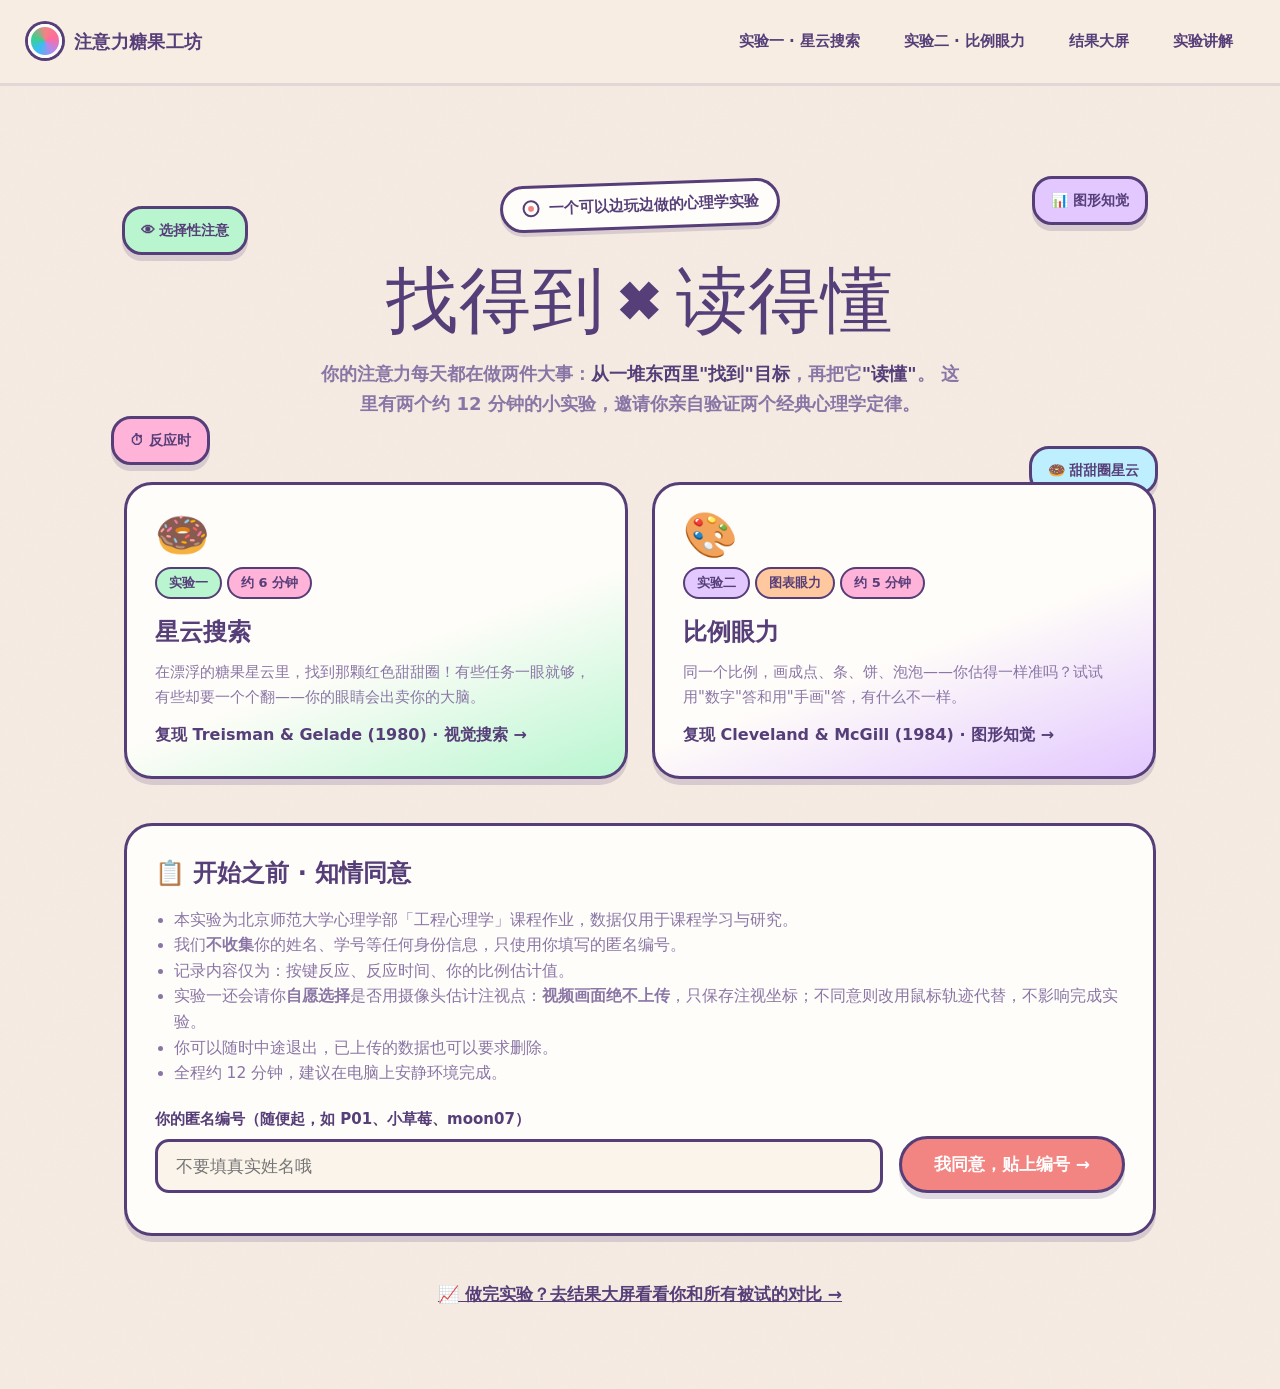
<file: index.html>
<!DOCTYPE html>
<html lang="zh-CN">
<head>
<meta charset="UTF-8">
<meta name="viewport" content="width=device-width, initial-scale=1.0">
<title>注意力糖果工坊 · 找得到 × 读得懂</title>
<link rel="stylesheet" href="css/style.css">
</head>
<body>

<div class="wrap" style="position:relative">

  <!-- 漂浮贴纸徽章 -->
  <div class="float-badge" style="--rot:-6deg; top:120px; left:2%; background:var(--mint); animation-delay:.2s">👁 选择性注意</div>
  <div class="float-badge" style="--rot:4deg; top:90px; right:3%; background:var(--lavender); animation-delay:1.1s">📊 图形知觉</div>
  <div class="float-badge" style="--rot:3deg; top:330px; left:1%; background:var(--pink); animation-delay:.7s">⏱ 反应时</div>
  <div class="float-badge" style="--rot:-4deg; top:360px; right:2%; background:var(--aqua); animation-delay:1.6s">🍩 甜甜圈星云</div>

  <!-- Hero -->
  <section style="text-align:center; padding:56px 0 20px; position:relative; z-index:2">
    <div class="sticker" style="margin-bottom:22px">
      <svg viewBox="0 0 24 24" fill="none" stroke="#563E79" stroke-width="2.4" stroke-linecap="round"><circle cx="12" cy="12" r="9"/><circle cx="12" cy="12" r="3.5" fill="#F28482" stroke="none"/></svg>
      一个可以边玩边做的心理学实验
    </div>
    <h1 class="k-title" id="hero-title" style="font-size:clamp(38px,6.5vw,72px)">找得到 × 读得懂</h1>
    <p style="max-width:640px; margin:22px auto 0; font-size:18px; color:var(--ink-soft); font-weight:600">
      你的注意力每天都在做两件大事：<b style="color:var(--ink)">从一堆东西里"找到"目标</b>，再把它<b style="color:var(--ink)">"读懂"</b>。
      这里有两个约 12 分钟的小实验，邀请你亲自验证两个经典心理学定律。
    </p>
  </section>

  <!-- 两个实验入口卡 -->
  <section style="display:grid; grid-template-columns:repeat(auto-fit,minmax(300px,1fr)); gap:24px; margin-top:44px; position:relative; z-index:2">

    <a href="exp1.html" class="card" style="text-decoration:none; background:linear-gradient(160deg,var(--card) 55%,var(--mint)); transition:transform .25s var(--spring)" onmouseover="this.style.transform='translateY(-6px) rotate(-1deg)'" onmouseout="this.style.transform=''">
      <div style="font-size:44px; line-height:1">🍩</div>
      <div style="margin-top:10px"><span class="tag">实验一</span> <span class="tag tag-pink">约 6 分钟</span></div>
      <h2 style="font-size:24px; margin:14px 0 8px">星云搜索</h2>
      <p style="color:var(--ink-soft); font-size:15px">在漂浮的糖果星云里，找到那颗红色甜甜圈！有些任务一眼就够，有些却要一个个翻——你的眼睛会出卖你的大脑。</p>
      <p style="margin-top:12px; font-weight:900">复现 Treisman &amp; Gelade (1980) · 视觉搜索 →</p>
    </a>

    <a href="exp2.html" class="card" style="text-decoration:none; background:linear-gradient(160deg,var(--card) 55%,var(--lavender)); transition:transform .25s var(--spring)" onmouseover="this.style.transform='translateY(-6px) rotate(1deg)'" onmouseout="this.style.transform=''">
      <div style="font-size:44px; line-height:1">🎨</div>
      <div style="margin-top:10px"><span class="tag tag-lav">实验二</span> <span class="tag tag-peach">图表眼力</span> <span class="tag tag-pink">约 5 分钟</span></div>
      <h2 style="font-size:24px; margin:14px 0 8px">比例眼力</h2>
      <p style="color:var(--ink-soft); font-size:15px">同一个比例，画成点、条、饼、泡泡——你估得一样准吗？试试用"数字"答和用"手画"答，有什么不一样。</p>
      <p style="margin-top:12px; font-weight:900">复现 Cleveland &amp; McGill (1984) · 图形知觉 →</p>
    </a>
  </section>

  <!-- 知情同意 + 被试编号 -->
  <section class="card" id="start-card" style="margin-top:44px; position:relative; z-index:2; border-color:var(--ink)">
    <h2 style="font-size:24px; margin-bottom:14px">📋 开始之前 · 知情同意</h2>
    <ul style="margin-left:1.2em; color:var(--ink-soft); font-size:15.5px">
      <li>本实验为北京师范大学心理学部「工程心理学」课程作业，数据仅用于课程学习与研究。</li>
      <li>我们<b>不收集</b>你的姓名、学号等任何身份信息，只使用你填写的匿名编号。</li>
      <li>记录内容仅为：按键反应、反应时间、你的比例估计值。</li>
      <li>实验一还会请你<b>自愿选择</b>是否用摄像头估计注视点：<b>视频画面绝不上传</b>，只保存注视坐标；不同意则改用鼠标轨迹代替，不影响完成实验。</li>
      <li>你可以随时中途退出，已上传的数据也可以要求删除。</li>
      <li>全程约 12 分钟，建议在电脑上安静环境完成。</li>
    </ul>
    <div style="display:flex; gap:16px; align-items:flex-end; flex-wrap:wrap; margin-top:20px">
      <div class="field" style="flex:1; min-width:220px">
        <label for="pid-input">你的匿名编号（随便起，如 P01、小草莓、moon07）</label>
        <input type="text" id="pid-input" maxlength="20" placeholder="不要填真实姓名哦" autocomplete="off">
      </div>
      <button class="btn btn-coral" id="btn-agree">我同意，贴上编号 →</button>
    </div>
    <p id="pid-hint" style="margin-top:12px; font-size:14px; color:var(--ink-soft)"></p>
  </section>

  <!-- 结果入口 -->
  <p style="margin-top:44px; text-align:center; position:relative; z-index:2">
    <a href="results.html" style="font-weight:900; font-size:17px">📈 做完实验？去结果大屏看看你和所有被试的对比 →</a>
  </p>
</div>

<script src="js/common.js"></script>
<script>
  Lab.renderNav('');
  Lab.kineticTitle(document.getElementById('hero-title'));

  const pidInput = document.getElementById('pid-input');
  const hint = document.getElementById('pid-hint');
  const old = Lab.getParticipant();
  if (old) {
    pidInput.value = old;
    hint.textContent = '欢迎回来！你当前的编号是「' + old + '」，可以直接去上方实验，或换个编号重新贴。';
  }
  // 从实验页被踢回来的提示
  if (new URLSearchParams(location.search).get('need')) {
    hint.textContent = '👇 先在这里写一个匿名编号，实验大门才会打开～';
    pidInput.focus();
    document.getElementById('start-card').scrollIntoView({ behavior: 'smooth', block: 'center' });
  }
  document.getElementById('btn-agree').addEventListener('click', () => {
    const v = pidInput.value.trim();
    if (!v) { Lab.toast('先给自己起一个匿名编号吧', 'warn'); pidInput.focus(); return; }
    if (/[，。；、]/.test(v)) { Lab.toast('编号里不要有标点符号哦', 'warn'); return; }
    Lab.setParticipant(v);
    Lab.confetti(60);
    Lab.toast('贴好啦，被试「' + v + '」！选一个实验开始吧', 'ok', 3200);
    hint.textContent = '✅ 编号已生效：' + v + '。点击上方任意实验卡即可开始。';
  });
  pidInput.addEventListener('keydown', e => { if (e.key === 'Enter') document.getElementById('btn-agree').click(); });
</script>
</body>
</html>
</file>
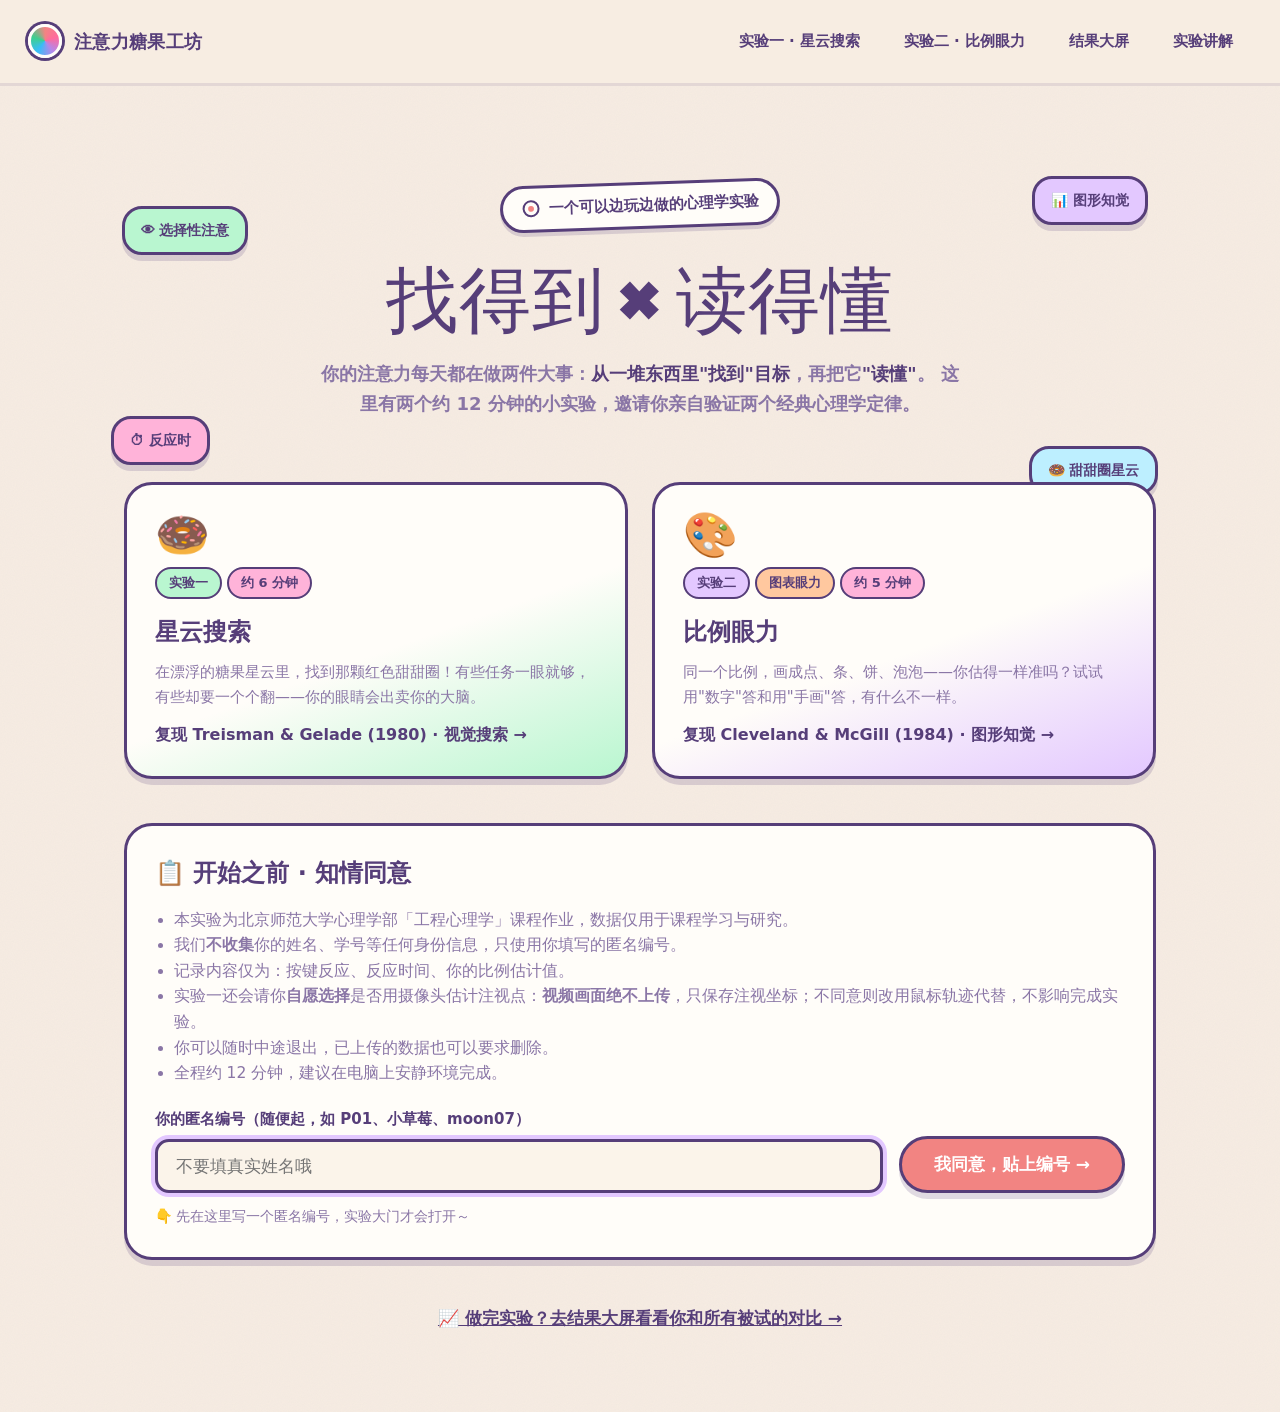
<file: exp1.html>
<!DOCTYPE html>
<html lang="zh-CN">
<head>
<meta charset="UTF-8">
<meta name="viewport" content="width=device-width, initial-scale=1.0">
<title>实验一 · 星云搜索 | 注意力糖果工坊</title>
<link rel="stylesheet" href="css/style.css">
<style>
  #stage { height: min(72vh, 640px); min-height: 420px; position: relative; }
  #stage canvas { display: block; border-radius: 0 0 var(--r-lg) var(--r-lg); }
  /* 持久的"目标提示"徽章（仅提示轮显示），里面是真实目标照片 */
  #cue-badge {
    position: absolute; top: 14px; left: 50%; transform: translateX(-50%);
    z-index: 10; display: none; align-items: center; gap: 10px;
    background: var(--coral); border: 3px solid var(--ink); border-radius: 999px;
    padding: 4px 18px 4px 6px; font-weight: 900; font-size: 14px;
    box-shadow: var(--shadow-pop);
  }
  #cue-badge img {
    width: 42px; height: 42px; border-radius: 50%;
    background: #fff; border: 2.5px solid var(--ink);
  }
  /* 摄像头小窗：固定在右下角，不遮挡舞台（webgazer 会写内联样式，用 !important 压住） */
  #webgazerVideoFeed {
    position: fixed !important;
    pointer-events: none !important; left: auto !important; top: auto !important;
    right: 14px !important; bottom: 14px !important;
    width: 148px !important; height: auto !important; z-index: 60 !important;
    border: 3px solid var(--ink); border-radius: 14px;
    box-shadow: 4px 4px 0 rgba(86,62,121,.25);
  }
  /* 注视点 */
  #fixation {
    position: absolute; inset: 0; display: none; align-items: center; justify-content: center;
    z-index: 5; font-family: var(--font-disp); font-size: 54px; color: var(--ink);
    pointer-events: none;
  }
  /* 底部作答按钮（给没有键盘的人） */
  .answer-pad { display: flex; gap: 18px; justify-content: center; margin-top: 18px; }
  .answer-pad .btn { min-width: 200px; }
  @media (max-width: 700px) { .answer-pad .btn { min-width: 0; flex: 1; } }
</style>
</head>
<body>

<div class="wrap">
  <div style="display:flex; align-items:center; justify-content:space-between; flex-wrap:wrap; gap:12px; margin-bottom:16px">
    <h1 class="k-title" id="page-title" style="font-size:clamp(26px,4vw,40px)">实验一 · 星云搜索</h1>
    <span class="sticker" style="transform:rotate(2deg)">🍩 找到红色甜甜圈</span>
  </div>

  <div class="progress-track" style="margin-bottom:18px"><div class="progress-fill" id="progress" style="width:0%"></div></div>

  <div class="stage-shell">
    <div id="stage"></div>
    <div class="stage-hud">
      <span class="hud-pill" id="hud-trial">准备中…</span>
      <span class="hud-pill" id="hud-block">—</span>
    </div>
    <div id="cue-badge"></div>
    <div id="fixation">＋</div>
    <div class="feedback-flash" id="feedback"><div class="fb-card">
      <div class="fb-icon"></div><div class="fb-title"></div><div class="fb-sub"></div>
    </div></div>

    <!-- 覆盖层：指导语 / 休息 / 结束，由 JS 填充 -->
    <div class="overlay" id="overlay"><div class="card" id="overlay-card"></div></div>
  </div>

  <div class="answer-pad">
    <button class="btn btn-mint" id="btn-yes"><kbd>F</kbd> 有甜甜圈</button>
    <button class="btn btn-pink" id="btn-no"><kbd>J</kbd> 没有</button>
  </div>
  <p style="text-align:center; color:var(--ink-soft); font-size:14px; margin-top:10px">键盘党按 F / J，手机或平板点上面两个按钮</p>
</div>

<script src="vendor/three.min.js"></script>
<script src="js/common.js"></script>
<script src="js/gaze.js"></script>
<script src="js/exp1.js"></script>
</body>
</html>
</file>
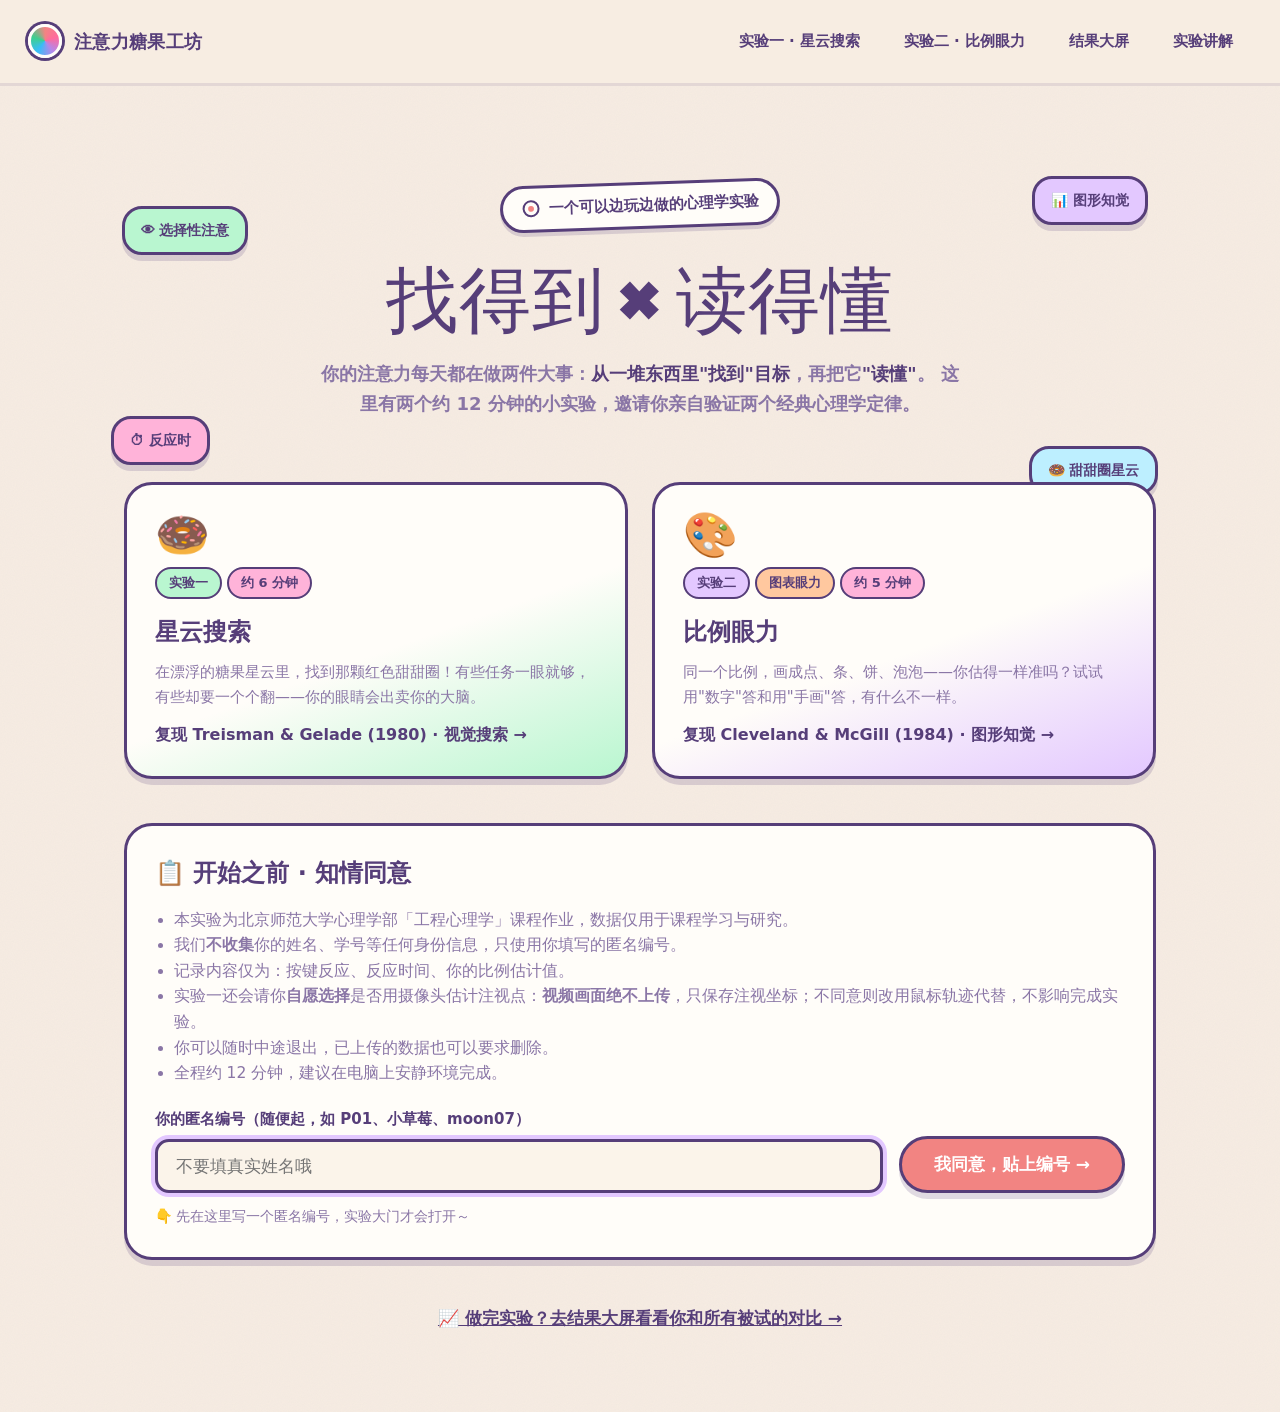
<file: exp2.html>
<!DOCTYPE html>
<html lang="zh-CN">
<head>
<meta charset="UTF-8">
<meta name="viewport" content="width=device-width, initial-scale=1.0">
<title>实验二 · 比例眼力 | 注意力糖果工坊</title>
<link rel="stylesheet" href="css/style.css">
<style>
  #stage2 { position: relative; background: var(--card); }
  #cv { display: block; width: 100%; height: min(62vh, 560px); min-height: 420px; touch-action: none; border-radius: 0 0 var(--r-lg) var(--r-lg); }
  /* 数字作答条 */
  #num-panel {
    display: none; align-items: center; gap: 16px; justify-content: center;
    padding: 16px 24px; border-top: 3px dashed rgba(86,62,121,.2); flex-wrap: wrap;
  }
  #graphic-panel {
    display: none; align-items: center; gap: 22px; justify-content: center;
    padding: 16px 24px; border-top: 3px dashed rgba(86,62,121,.2); flex-wrap: wrap;
    background: linear-gradient(90deg, rgba(185,246,208,.35), rgba(189,239,255,.35));
  }
  #num-panel input[type=range] { width: min(420px, 60vw); accent-color: var(--pink-deep); height: 34px; }
  #num-val {
    font-family: var(--font-disp); font-size: 30px; min-width: 96px; text-align: center;
    background: var(--pink); border: 3px solid var(--ink); border-radius: var(--r-sm); padding: 2px 10px;
  }
</style>
</head>
<body>

<div class="wrap">
  <div style="display:flex; align-items:center; justify-content:space-between; flex-wrap:wrap; gap:12px; margin-bottom:16px">
    <h1 class="k-title" id="page-title" style="font-size:clamp(26px,4vw,40px)">实验二 · 比例眼力</h1>
    <span class="sticker" style="transform:rotate(-2deg)">🎨 B 是 A 的百分之几？</span>
  </div>

  <div class="progress-track" style="margin-bottom:18px"><div class="progress-fill" id="progress" style="width:0%"></div></div>

  <div class="stage-shell">
    <div id="stage2">
      <canvas id="cv"></canvas>
      <div class="stage-hud">
        <span class="hud-pill" id="hud-trial">准备中…</span>
        <span class="hud-pill" id="hud-mode">—</span>
      </div>
      <div class="feedback-flash" id="feedback"><div class="fb-card">
        <div class="fb-icon"></div><div class="fb-title"></div><div class="fb-sub"></div>
      </div></div>
      <div class="overlay" id="overlay"><div class="card" id="overlay-card"></div></div>
    </div>
    <div id="num-panel">
      <span style="font-weight:900">拖动滑块估计：</span>
      <input type="range" id="num-slider" min="0" max="100" value="50" step="1">
      <span id="num-val">50%</span>
      <button class="btn btn-pink btn-sm" id="btn-confirm">确认答案</button>
    </div>
    <div id="graphic-panel">
      <span style="font-weight:900">🖐 拖动上方绿色图形，调成你的答案</span>
      <button class="btn btn-mint" id="btn-confirm-graphic">✔ 就是这个比例</button>
    </div>
  </div>

  <p style="text-align:center; color:var(--ink-soft); font-size:14px; margin-top:12px" id="mode-hint"></p>
</div>

<script src="js/common.js"></script>
<script src="js/exp2.js"></script>
</body>
</html>
</file>
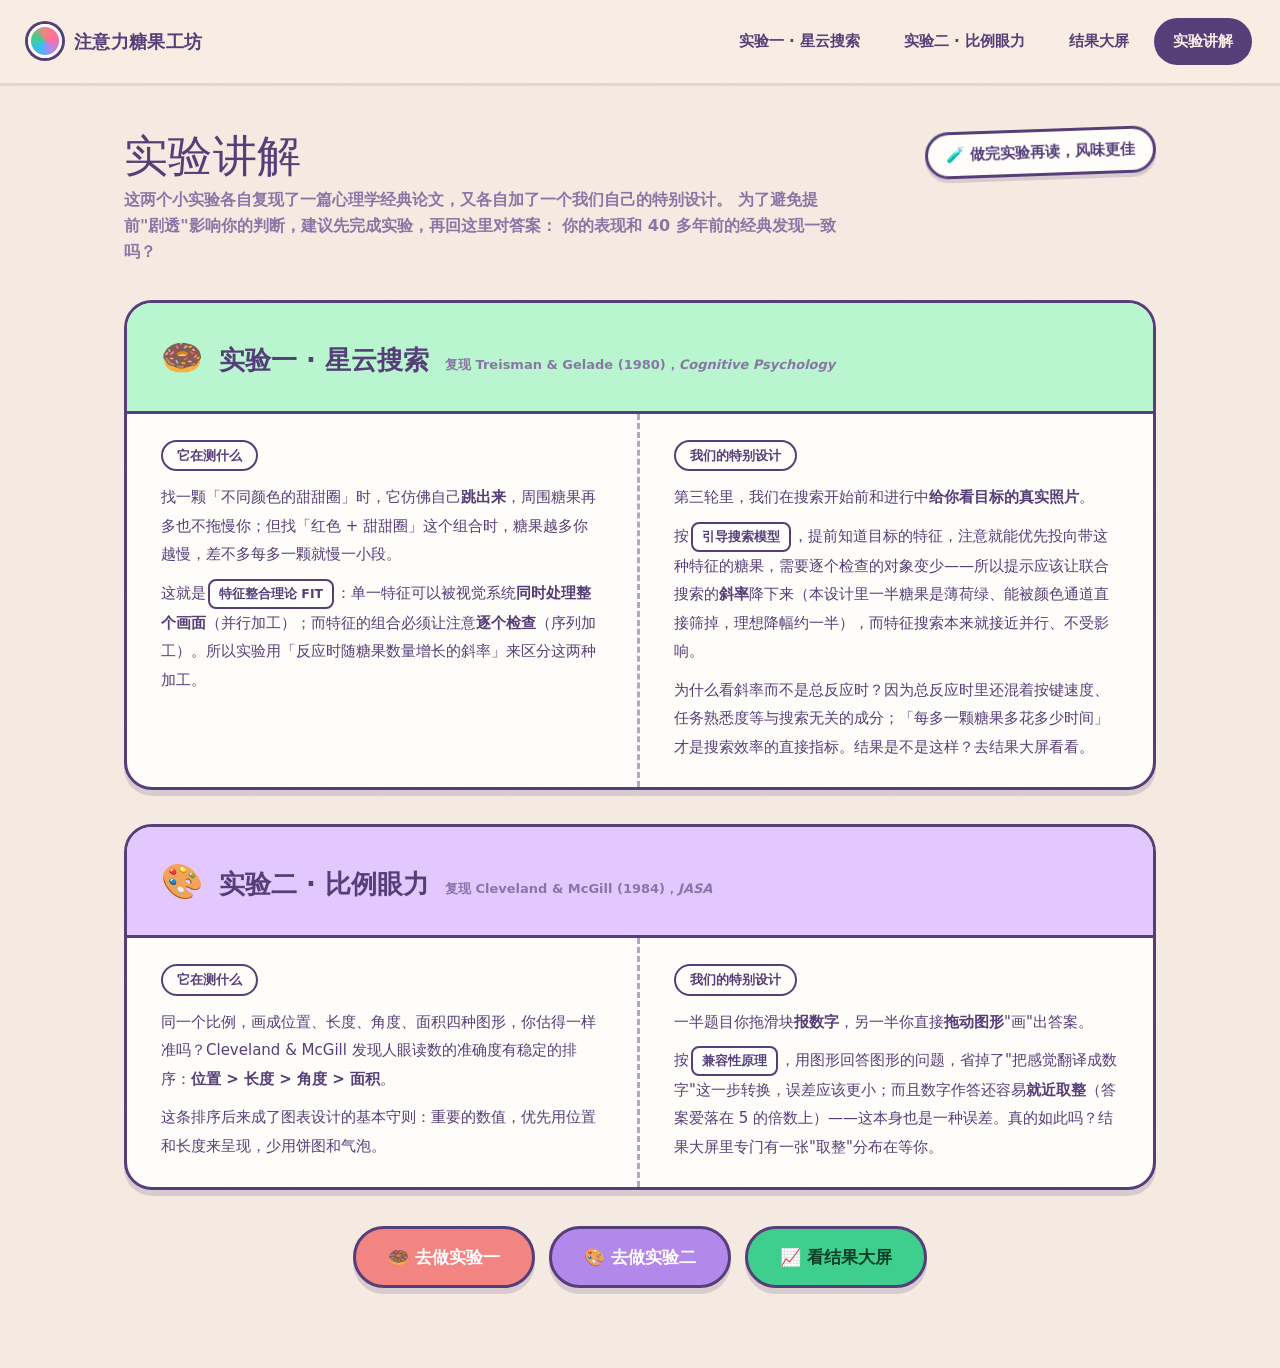
<file: learn.html>
<!DOCTYPE html>
<html lang="zh-CN">
<head>
<meta charset="UTF-8">
<meta name="viewport" content="width=device-width, initial-scale=1.0">
<title>实验讲解 · 注意力糖果工坊</title>
<link rel="stylesheet" href="css/style.css">
<style>
  .exp-section {
    border: 3px solid var(--ink); border-radius: var(--r-lg);
    overflow: hidden; margin-top: 34px; box-shadow: var(--shadow-pop);
    background: var(--card);
  }
  .exp-head {
    padding: 26px 34px; display: flex; align-items: baseline; gap: 16px; flex-wrap: wrap;
    border-bottom: 3px solid var(--ink);
  }
  .exp-head h2 { font-size: 26px; margin: 0; }
  .exp-head .cite { font-size: 13px; font-weight: 700; color: var(--ink-soft); }
  .exp-body { display: grid; grid-template-columns: 1fr 1fr; }
  .exp-body > div { padding: 26px 34px; }
  .exp-body > div:first-child { border-right: 3px dashed var(--ink-faint); }
  .panel-tag {
    display: inline-block; padding: 3px 14px; border-radius: 999px;
    border: 2.5px solid var(--ink); font-size: 13px; font-weight: 900; margin-bottom: 12px;
    background: var(--card);
  }
  .exp-body p { font-size: 15px; line-height: 1.9; margin: 0 0 10px; }
  .exp-body p:last-child { margin-bottom: 0; }
  .theory-chip {
    display: inline-block; border: 2px solid var(--ink); border-radius: 8px;
    padding: 1px 9px; font-size: 12.5px; font-weight: 900; background: #fff; margin: 0 2px;
  }
  @media (max-width: 760px) {
    .exp-body { grid-template-columns: 1fr; }
    .exp-body > div:first-child { border-right: none; border-bottom: 3px dashed var(--ink-faint); }
  }
</style>
</head>
<body>

<div class="wrap">
  <div style="display:flex; align-items:center; justify-content:space-between; flex-wrap:wrap; gap:12px; margin-bottom:8px">
    <h1 class="k-title" id="page-title" style="font-size:clamp(28px,4.5vw,44px)">实验讲解</h1>
    <span class="sticker">🧪 做完实验再读，风味更佳</span>
  </div>
  <p style="color:var(--ink-soft); font-weight:600; max-width:720px">
    这两个小实验各自复现了一篇心理学经典论文，又各自加了一个我们自己的特别设计。
    为了避免提前"剧透"影响你的判断，建议<b>先完成实验</b>，再回这里对答案：
    你的表现和 40 多年前的经典发现一致吗？
  </p>

  <!-- ================= 实验一 ================= -->
  <section class="exp-section">
    <div class="exp-head" style="background:var(--mint)">
      <span style="font-size:34px">🍩</span>
      <h2>实验一 · 星云搜索</h2>
      <span class="cite">复现 Treisman &amp; Gelade (1980)，<i>Cognitive Psychology</i></span>
    </div>
    <div class="exp-body">
      <div>
        <span class="panel-tag">它在测什么</span>
        <p>找一颗「不同颜色的甜甜圈」时，它仿佛自己<b>跳出来</b>，周围糖果再多也不拖慢你；但找「红色 + 甜甜圈」这个组合时，糖果越多你越慢，差不多每多一颗就慢一小段。</p>
        <p>这就是<span class="theory-chip">特征整合理论 FIT</span>：单一特征可以被视觉系统<b>同时处理整个画面</b>（并行加工）；而特征的组合必须让注意<b>逐个检查</b>（序列加工）。所以实验用「反应时随糖果数量增长的斜率」来区分这两种加工。</p>
      </div>
      <div>
        <span class="panel-tag">我们的特别设计</span>
        <p>第三轮里，我们在搜索开始前和进行中<b>给你看目标的真实照片</b>。</p>
        <p>按<span class="theory-chip">引导搜索模型</span>，提前知道目标的特征，注意就能优先投向带这种特征的糖果，需要逐个检查的对象变少——所以提示应该让联合搜索的<b>斜率</b>降下来（本设计里一半糖果是薄荷绿、能被颜色通道直接筛掉，理想降幅约一半），而特征搜索本来就接近并行、不受影响。</p>
        <p>为什么看斜率而不是总反应时？因为总反应时里还混着按键速度、任务熟悉度等与搜索无关的成分；「每多一颗糖果多花多少时间」才是搜索效率的直接指标。结果是不是这样？去结果大屏看看。</p>
      </div>
    </div>
  </section>

  <!-- ================= 实验二 ================= -->
  <section class="exp-section">
    <div class="exp-head" style="background:var(--lavender)">
      <span style="font-size:34px">🎨</span>
      <h2>实验二 · 比例眼力</h2>
      <span class="cite">复现 Cleveland &amp; McGill (1984)，<i>JASA</i></span>
    </div>
    <div class="exp-body">
      <div>
        <span class="panel-tag">它在测什么</span>
        <p>同一个比例，画成位置、长度、角度、面积四种图形，你估得一样准吗？Cleveland &amp; McGill 发现人眼读数的准确度有稳定的排序：<b>位置 &gt; 长度 &gt; 角度 &gt; 面积</b>。</p>
        <p>这条排序后来成了图表设计的基本守则：重要的数值，优先用位置和长度来呈现，少用饼图和气泡。</p>
      </div>
      <div>
        <span class="panel-tag">我们的特别设计</span>
        <p>一半题目你拖滑块<b>报数字</b>，另一半你直接<b>拖动图形</b>"画"出答案。</p>
        <p>按<span class="theory-chip">兼容性原理</span>，用图形回答图形的问题，省掉了"把感觉翻译成数字"这一步转换，误差应该更小；而且数字作答还容易<b>就近取整</b>（答案爱落在 5 的倍数上）——这本身也是一种误差。真的如此吗？结果大屏里专门有一张"取整"分布在等你。</p>
      </div>
    </div>
  </section>

  <p style="margin-top:36px; text-align:center; display:flex; gap:14px; justify-content:center; flex-wrap:wrap">
    <a class="btn btn-coral" href="exp1.html">🍩 去做实验一</a>
    <a class="btn btn-lav" href="exp2.html">🎨 去做实验二</a>
    <a class="btn btn-mint" href="results.html">📈 看结果大屏</a>
  </p>
</div>

<script src="js/common.js"></script>
<script>
  Lab.renderNav('learn');
  Lab.kineticTitle(document.getElementById('page-title'));
</script>
</body>
</html>
</file>
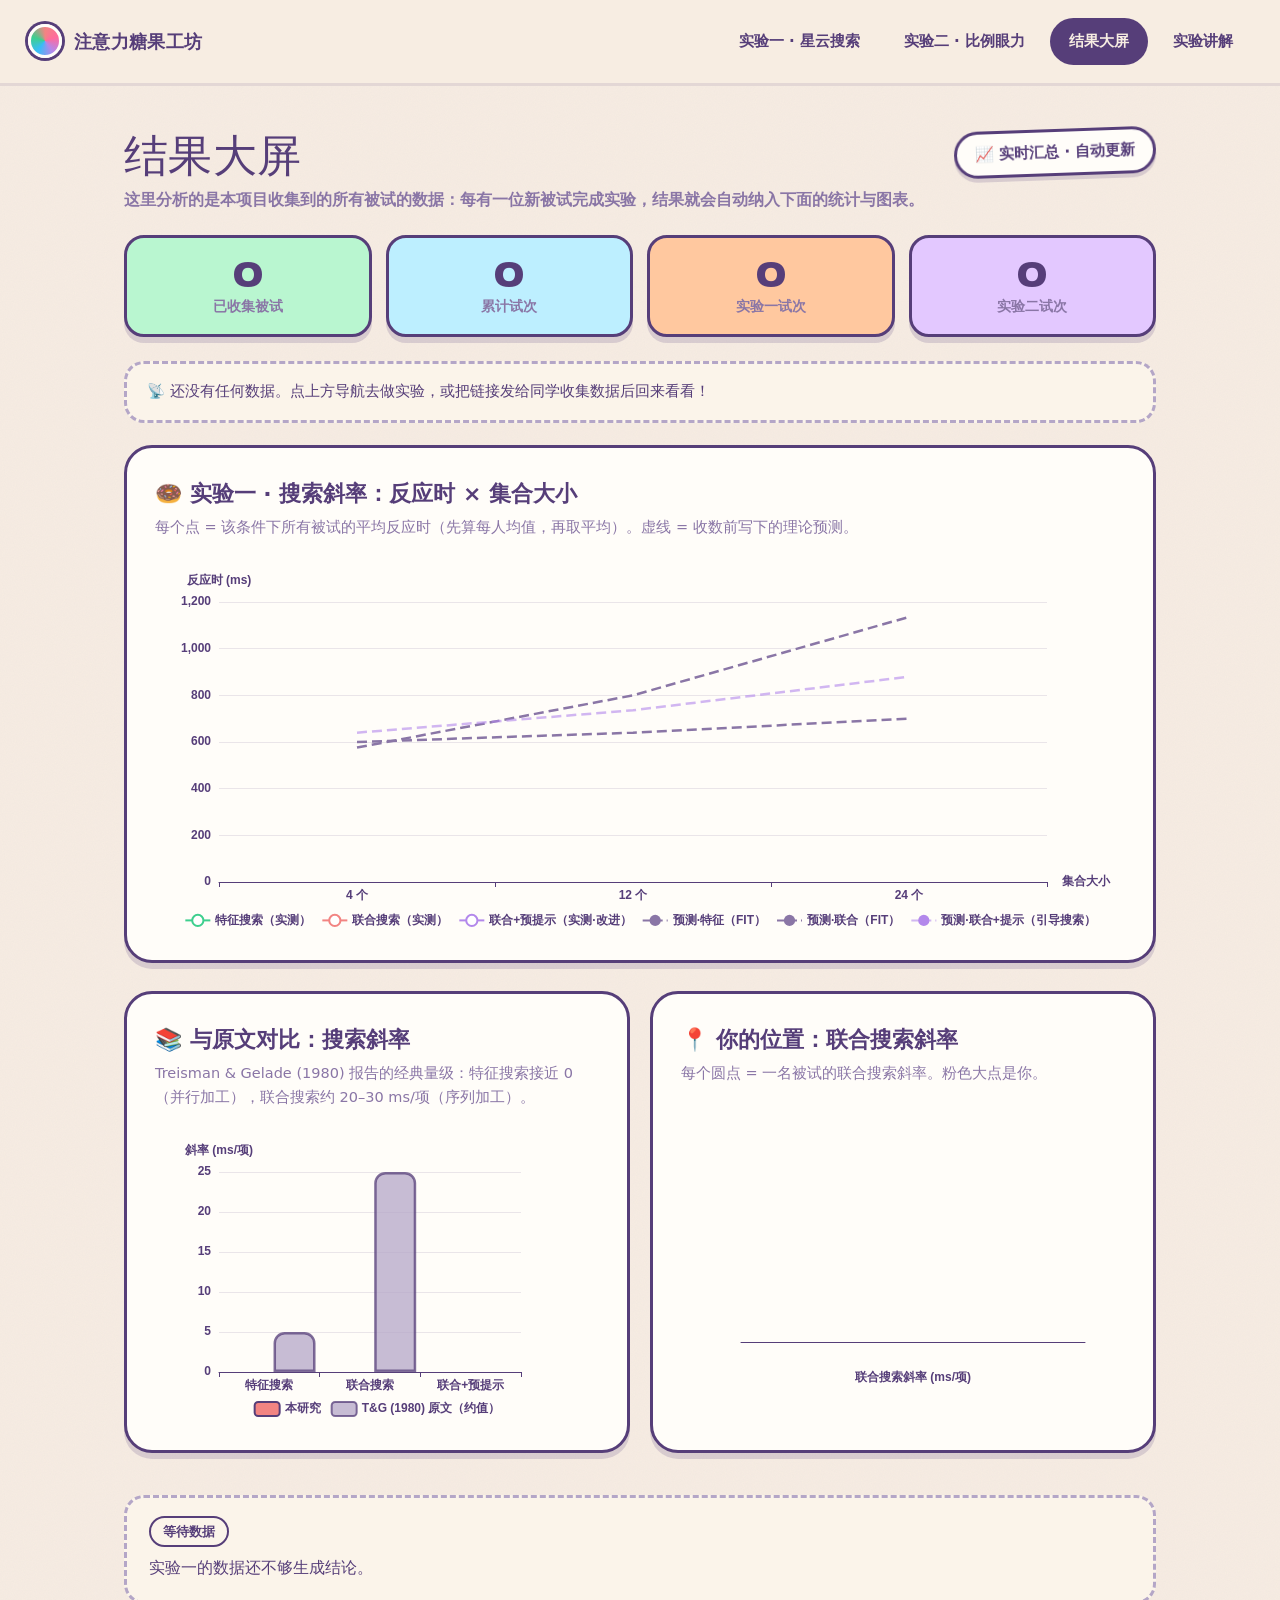
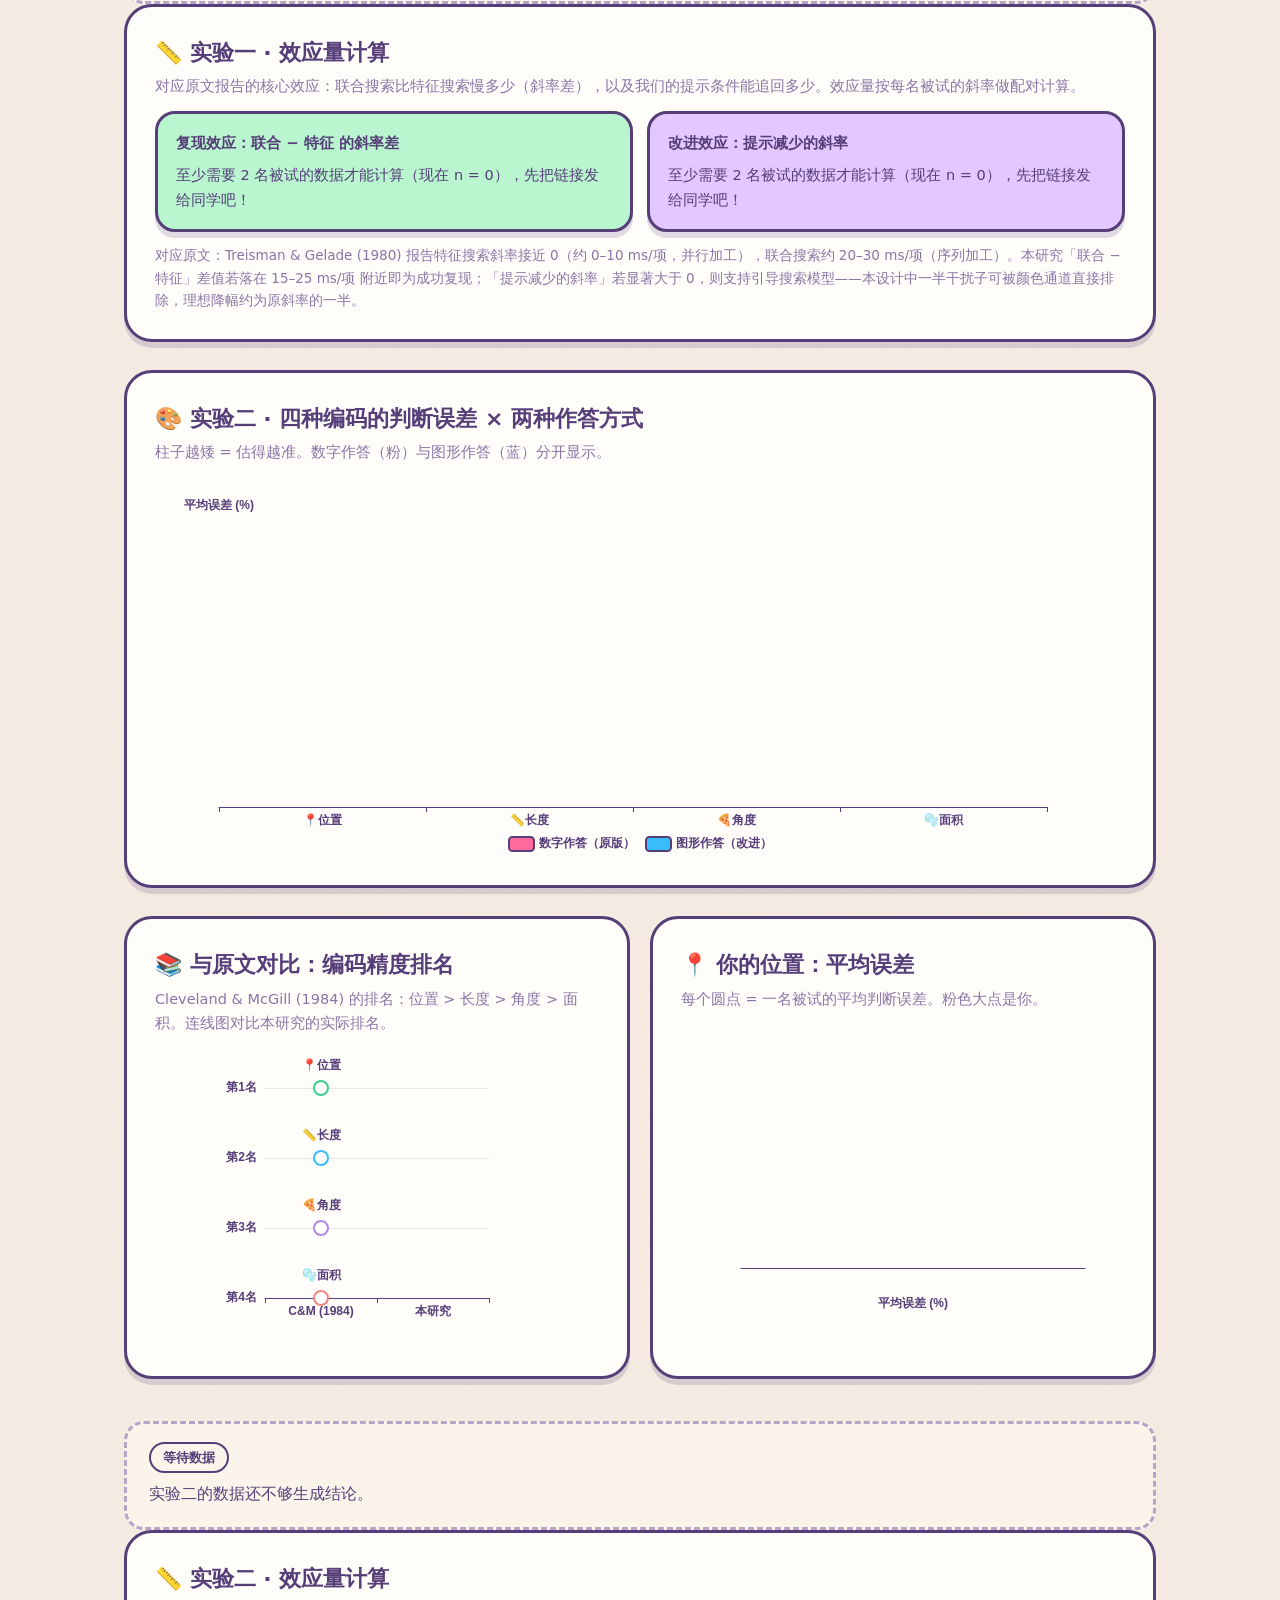
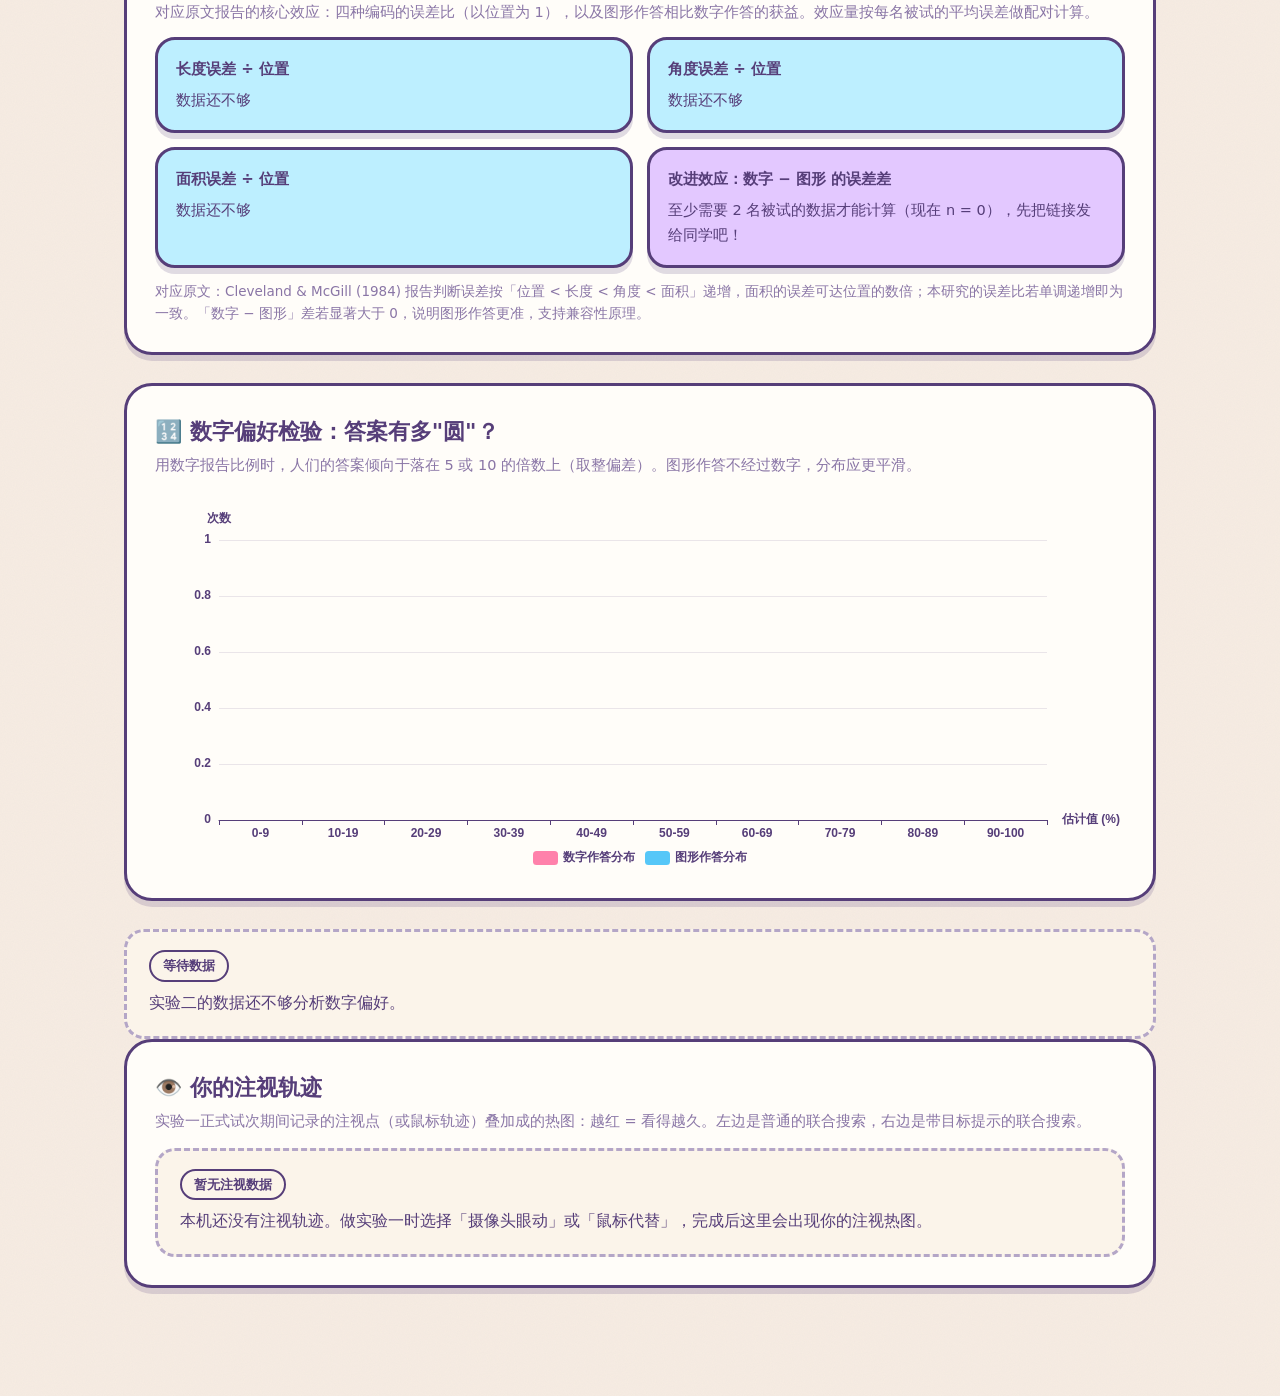
<file: results.html>
<!DOCTYPE html>
<html lang="zh-CN">
<head>
<meta charset="UTF-8">
<meta name="viewport" content="width=device-width, initial-scale=1.0">
<title>结果大屏 · 注意力糖果工坊</title>
<link rel="stylesheet" href="css/style.css">
<style>
  .chart-card { margin-bottom: 28px; }
  .chart-card h2 { font-size: 22px; margin-bottom: 4px; }
  .chart-card .sub { color: var(--ink-soft); font-size: 14.5px; margin-bottom: 12px; }
  .chart { width: 100%; height: 380px; }
  .chart-tall { width: 100%; height: 300px; }
  .stat-grid { display: grid; grid-template-columns: repeat(auto-fit, minmax(160px, 1fr)); gap: 14px; margin-bottom: 24px; }
  .stat-box {
    border: 3px solid var(--ink); border-radius: var(--r-md); padding: 16px;
    text-align: center; box-shadow: var(--shadow-pop);
  }
  .stat-box .num { font-family: var(--font-disp); font-size: 34px; line-height: 1.1; }
  .stat-box .lab { font-size: 13.5px; font-weight: 800; color: var(--ink-soft); margin-top: 4px; }
  /* 结论框：易懂、无比喻 */
  .conclusion {
    border: 3px solid var(--ink);
    border-radius: var(--r-md);
    padding: 18px 22px;
    margin-top: 14px;
    font-size: 15.5px;
    line-height: 1.8;
  }
  .conclusion b.tagline {
    display: inline-block; padding: 2px 12px; border-radius: 999px;
    border: 2.5px solid var(--ink); font-size: 13px; margin-bottom: 8px;
  }
  .conclusion.rep { background: var(--mint); }
  .conclusion.rep .tagline { background: var(--card); }
  .conclusion.imp { background: var(--lavender); }
  .conclusion.imp .tagline { background: var(--card); }
  .conclusion.wait { background: var(--paper-2); border-style: dashed; border-color: var(--ink-faint); }
  .two-col { display: grid; grid-template-columns: 1fr 1fr; gap: 20px; }
  @media (max-width: 800px) { .two-col { grid-template-columns: 1fr; } }
  /* 效应量卡片 */
  .eff-grid { display: grid; grid-template-columns: repeat(auto-fit, minmax(240px, 1fr)); gap: 14px; }
  .eff-grid.g2 { grid-template-columns: repeat(2, minmax(0, 1fr)); }
  @media (max-width: 640px) { .eff-grid.g2 { grid-template-columns: 1fr; } }
  .eff-box { border: 3px solid var(--ink); border-radius: var(--r-md); padding: 16px 18px; box-shadow: var(--shadow-pop); font-size: 14.5px; line-height: 1.75; }
  .eff-box .eff-name { font-weight: 900; font-size: 15px; display: block; margin-bottom: 6px; }
  .eff-box .eff-val { font-family: var(--font-disp); font-size: 27px; display: block; margin: 2px 0; }
  .eff-note { color: var(--ink-soft); font-size: 13.5px; margin-top: 12px; }
  /* 注视热图 */
  .gaze-map {
    width: 100%; aspect-ratio: 16 / 10; border: 3px solid var(--ink);
    border-radius: var(--r-md); background: #FDF3EA; box-shadow: var(--shadow-pop);
  }
</style>
</head>
<body>

<div class="wrap">
  <div style="display:flex; align-items:center; justify-content:space-between; flex-wrap:wrap; gap:12px; margin-bottom:8px">
    <h1 class="k-title" id="page-title" style="font-size:clamp(28px,4.5vw,44px)">结果大屏</h1>
    <span class="sticker">📈 实时汇总 · 自动更新</span>
  </div>
  <p style="color:var(--ink-soft); font-weight:600; margin-bottom:22px">
    这里分析的是<b>本项目收集到的所有被试</b>的数据：每有一位新被试完成实验，结果就会自动纳入下面的统计与图表。
  </p>

  <div class="stat-grid" id="stat-grid"></div>
  <div id="msg-box"></div>

  <!-- ================= 实验一 ================= -->
  <div class="card chart-card">
    <h2>🍩 实验一 · 搜索斜率：反应时 × 集合大小</h2>
    <p class="sub">每个点 = 该条件下所有被试的平均反应时（先算每人均值，再取平均）。虚线 = 收数前写下的理论预测。</p>
    <div class="chart" id="chart-search"></div>
  </div>

  <div class="two-col">
    <div class="card chart-card">
      <h2>📚 与原文对比：搜索斜率</h2>
      <p class="sub">Treisman &amp; Gelade (1980) 报告的经典量级：特征搜索接近 0（并行加工），联合搜索约 20–30 ms/项（序列加工）。</p>
      <div class="chart-tall chart" id="chart-search-vs"></div>
    </div>
    <div class="card chart-card">
      <h2>📍 你的位置：联合搜索斜率</h2>
      <p class="sub">每个圆点 = 一名被试的联合搜索斜率。粉色大点是你。</p>
      <div class="chart-tall chart" id="chart-you-search"></div>
    </div>
  </div>

  <div id="concl-search"></div>

  <!-- 实验一 · 效应量 -->
  <div class="card chart-card">
    <h2>📏 实验一 · 效应量计算</h2>
    <p class="sub">对应原文报告的核心效应：联合搜索比特征搜索慢多少（斜率差），以及我们的提示条件能追回多少。效应量按每名被试的斜率做配对计算。</p>
    <div id="effect-search"></div>
  </div>

  <!-- ================= 实验二 ================= -->
  <div class="card chart-card">
    <h2>🎨 实验二 · 四种编码的判断误差 × 两种作答方式</h2>
    <p class="sub">柱子越矮 = 估得越准。数字作答（粉）与图形作答（蓝）分开显示。</p>
    <div class="chart" id="chart-cm"></div>
  </div>

  <div class="two-col">
    <div class="card chart-card">
      <h2>📚 与原文对比：编码精度排名</h2>
      <p class="sub">Cleveland &amp; McGill (1984) 的排名：位置 &gt; 长度 &gt; 角度 &gt; 面积。连线图对比本研究的实际排名。</p>
      <div class="chart-tall chart" id="chart-cm-vs"></div>
    </div>
    <div class="card chart-card">
      <h2>📍 你的位置：平均误差</h2>
      <p class="sub">每个圆点 = 一名被试的平均判断误差。粉色大点是你。</p>
      <div class="chart-tall chart" id="chart-you-cm"></div>
    </div>
  </div>

  <div id="concl-cm"></div>

  <!-- 实验二 · 效应量 -->
  <div class="card chart-card">
    <h2>📏 实验二 · 效应量计算</h2>
    <p class="sub">对应原文报告的核心效应：四种编码的误差比（以位置为 1），以及图形作答相比数字作答的获益。效应量按每名被试的平均误差做配对计算。</p>
    <div id="effect-cm"></div>
  </div>

  <!-- ================= 数字偏好 ================= -->
  <div class="card chart-card">
    <h2>🔢 数字偏好检验：答案有多"圆"？</h2>
    <p class="sub">用数字报告比例时，人们的答案倾向于落在 5 或 10 的倍数上（取整偏差）。图形作答不经过数字，分布应更平滑。</p>
    <div class="chart" id="chart-round"></div>
  </div>
  <div id="concl-round"></div>

  <!-- ================= 注视轨迹（眼动/鼠标） ================= -->
  <div class="card chart-card">
    <h2>👁️ 你的注视轨迹</h2>
    <p class="sub">实验一正式试次期间记录的注视点（或鼠标轨迹）叠加成的热图：越红 = 看得越久。左边是普通的联合搜索，右边是带目标提示的联合搜索。</p>
    <div class="two-col" id="gaze-panels" style="display:none">
      <div style="text-align:center">
        <canvas class="gaze-map" id="gaze-base"></canvas>
        <p style="font-weight:900; margin-top:8px; font-size:14.5px">联合搜索 · 无提示</p>
      </div>
      <div style="text-align:center">
        <canvas class="gaze-map" id="gaze-cued"></canvas>
        <p style="font-weight:900; margin-top:8px; font-size:14.5px">联合搜索 · 有提示</p>
      </div>
    </div>
    <div id="concl-gaze"></div>
  </div>
</div>

<script src="vendor/echarts.min.js"></script>
<script src="vendor/simpleheat.js"></script>
<script src="js/common.js"></script>
<script src="js/gaze.js"></script>
<script src="js/results.js"></script>
</body>
</html>
</file>
<file: css/style.css>
/* ============================================================
   注意力糖果工坊 · 设计系统
   奶油纸底 + 马卡龙多色系 + 贴纸徽章 + 弹性动效
   ============================================================ */

@font-face {
  font-family: 'Dela Gothic One';
  src: url('../assets/dela-gothic-one.woff2') format('woff2');
  font-weight: 400;
  font-display: swap;
}

:root {
  /* 基底 */
  --paper: #F7EDE2;
  --paper-2: #FBF4EA;
  --card: #FFFDF9;
  --ink: #563E79;
  --ink-soft: #8A76A6;
  --ink-faint: #B4A6C7;

  /* 马卡龙色系（每个模块一个专属色） */
  --peach: #FFC89F;
  --lavender: #E3C8FF;
  --lavender-deep: #B388EB;
  --mint: #B9F6D0;
  --mint-deep: #3ECF8E;
  --aqua: #BDEFFF;
  --aqua-deep: #38BDF8;
  --coral: #FFC5BD;
  --coral-deep: #F28482;
  --lime: #E6FD8C;
  --pink: #FFB3D9;
  --pink-deep: #FF6B9D;

  /* 语义色 */
  --ok: #2FA96F;
  --bad: #E5596B;

  /* 字体 */
  --font-body: "PingFang SC", "Hiragino Sans GB", "Microsoft YaHei", "Noto Sans SC", system-ui, sans-serif;
  --font-disp: 'Dela Gothic One', "PingFang SC", "Microsoft YaHei", "Noto Sans SC", sans-serif;

  /* 圆角与阴影 */
  --r-lg: 28px;
  --r-md: 20px;
  --r-sm: 14px;
  --shadow-pop: 0 6px 0 rgba(86, 62, 121, .18);
  --shadow-soft: 0 10px 30px rgba(86, 62, 121, .12);

  /* 弹性曲线 */
  --spring: cubic-bezier(.34, 1.56, .64, 1);
  --snap: cubic-bezier(.5, 0, 0, 1);
}

* { margin: 0; padding: 0; box-sizing: border-box; }

html { scroll-behavior: smooth; }

body {
  font-family: var(--font-body);
  color: var(--ink);
  background-color: var(--paper);
  /* 纸张噪点纹理（SVG 内联，离线可用） */
  background-image: url("data:image/svg+xml,%3Csvg xmlns='http://www.w3.org/2000/svg' width='128' height='128'%3E%3Cfilter id='n'%3E%3CfeTurbulence type='fractalNoise' baseFrequency='0.9' numOctaves='2'/%3E%3CfeColorMatrix values='0 0 0 0 0.34 0 0 0 0 0.24 0 0 0 0 0.47 0 0 0 0.05 0'/%3E%3C/filter%3E%3Crect width='128' height='128' filter='url(%23n)'/%3E%3C/svg%3E");
  line-height: 1.65;
  min-height: 100dvh;
  font-size: 16px;
}

::selection { background: var(--lavender); color: var(--ink); }

a { color: var(--ink); }

button { font-family: inherit; cursor: pointer; }
button:focus-visible, a:focus-visible, input:focus-visible {
  outline: 3px solid var(--lavender-deep);
  outline-offset: 3px;
  border-radius: 6px;
}

/* ---------- 通用布局 ---------- */
.wrap {
  max-width: 1080px;
  margin: 0 auto;
  padding: 40px 24px 80px;
}

/* ---------- 顶部导航 ---------- */
.topbar {
  display: flex;
  align-items: center;
  justify-content: space-between;
  padding: 18px 28px;
  position: sticky;
  top: 0;
  z-index: 50;
  background: rgba(247, 237, 226, .88);
  backdrop-filter: blur(10px);
  border-bottom: 3px solid rgba(86, 62, 121, .12);
}
.brand {
  display: flex;
  align-items: center;
  gap: 12px;
  text-decoration: none;
  font-weight: 900;
  font-size: 18px;
  letter-spacing: .02em;
}
.brand-dot {
  width: 34px; height: 34px;
  border-radius: 50%;
  background: conic-gradient(var(--coral-deep), var(--pink-deep), var(--lavender-deep), var(--aqua-deep), var(--mint-deep), var(--coral-deep));
  border: 3px solid var(--card);
  box-shadow: 0 0 0 3px var(--ink);
  flex: none;
  transition: transform .5s var(--spring);
}
.brand:hover .brand-dot { transform: rotate(180deg); }
.topnav { display: flex; gap: 6px; flex-wrap: wrap; }
.topnav a {
  text-decoration: none;
  font-weight: 700;
  font-size: 15px;
  padding: 8px 16px;
  border-radius: 999px;
  border: 3px solid transparent;
  transition: all .2s var(--snap);
}
.topnav a:hover { border-color: var(--ink); background: var(--card); transform: translateY(-2px); }
.topnav a.on { background: var(--ink); color: var(--paper); }
.topnav a.on:hover { transform: none; }
.participant-chip {
  font-size: 13px;
  font-weight: 700;
  background: var(--lime);
  border: 2px solid var(--ink);
  border-radius: 999px;
  padding: 4px 12px;
}

/* ---------- 动能标题（逐字弹入） ---------- */
.k-title {
  font-family: var(--font-disp);
  font-weight: 400;
  line-height: 1.2;
  letter-spacing: .01em;
}
.k-title .w {
  display: inline-block;
  opacity: 0;
  transform: translate3d(0, 30px, 0);
  animation: wordIn .8s var(--snap) forwards;
}
@keyframes wordIn { to { opacity: 1; transform: translate3d(0, 0, 0); } }

/* ---------- 按钮 ---------- */
.btn {
  display: inline-flex;
  align-items: center;
  justify-content: center;
  gap: 8px;
  border: 3px solid var(--ink);
  border-radius: 999px;
  background: var(--card);
  color: var(--ink);
  font-weight: 900;
  font-size: 17px;
  padding: 14px 32px;
  box-shadow: var(--shadow-pop);
  transition: transform .18s var(--spring), box-shadow .18s var(--spring), background .18s;
  text-decoration: none;
  user-select: none;
}
.btn:hover { transform: translateY(-3px); box-shadow: 0 9px 0 rgba(86, 62, 121, .18); }
.btn:active { transform: translateY(2px); box-shadow: 0 2px 0 rgba(86, 62, 121, .18); }
.btn:disabled { opacity: .45; cursor: not-allowed; transform: none; }
.btn-coral { background: var(--coral-deep); color: #fff; }
.btn-mint { background: var(--mint-deep); color: #0B3D27; }
.btn-lav { background: var(--lavender-deep); color: #fff; }
.btn-aqua { background: var(--aqua-deep); color: #fff; }
.btn-pink { background: var(--pink-deep); color: #fff; }
.btn-sm { padding: 8px 18px; font-size: 14px; box-shadow: 0 4px 0 rgba(86, 62, 121, .18); }
.btn-ghost { background: transparent; box-shadow: none; }

/* ---------- 卡片 ---------- */
.card {
  background: var(--card);
  border: 3px solid var(--ink);
  border-radius: var(--r-lg);
  padding: 28px;
  box-shadow: var(--shadow-pop);
}

/* ---------- 贴纸徽章 ---------- */
.sticker {
  display: inline-flex;
  align-items: center;
  gap: 8px;
  background: var(--card);
  border: 3px solid var(--ink);
  border-radius: 999px;
  padding: 8px 18px;
  font-weight: 900;
  font-size: 15px;
  box-shadow: 0 4px 0 rgba(86, 62, 121, .18);
  transform: rotate(-2deg);
}
.sticker svg { width: 20px; height: 20px; }

/* 悬浮徽章（首页漂浮装饰） */
.float-badge {
  position: absolute;
  display: flex;
  align-items: center;
  gap: 8px;
  background: var(--card);
  border: 3px solid var(--ink);
  border-radius: var(--r-md);
  padding: 10px 16px;
  font-weight: 900;
  font-size: 14px;
  box-shadow: var(--shadow-pop);
  animation: floaty 5s ease-in-out infinite;
  pointer-events: none;
  z-index: 1;
}
@keyframes floaty {
  0%, 100% { transform: translateY(0) rotate(var(--rot, -3deg)); }
  50% { transform: translateY(-14px) rotate(var(--rot, -3deg)); }
}
@media (prefers-reduced-motion: reduce) {
  .float-badge, .k-title .w { animation: none !important; opacity: 1 !important; transform: none !important; }
  html { scroll-behavior: auto; }
}

/* ---------- 标签 ---------- */
.tag {
  display: inline-block;
  padding: 3px 12px;
  border-radius: 999px;
  border: 2px solid var(--ink);
  font-size: 13px;
  font-weight: 800;
  background: var(--mint);
}
.tag-lav { background: var(--lavender); }
.tag-peach { background: var(--peach); }
.tag-aqua { background: var(--aqua); }
.tag-coral { background: var(--coral); }
.tag-lime { background: var(--lime); }
.tag-pink { background: var(--pink); }

/* ---------- 表单 ---------- */
.field label { display: block; font-weight: 900; margin-bottom: 8px; font-size: 15px; }
.field input[type="text"] {
  width: 100%;
  padding: 14px 18px;
  border: 3px solid var(--ink);
  border-radius: var(--r-sm);
  background: var(--paper-2);
  font-size: 17px;
  font-family: inherit;
  color: var(--ink);
  transition: box-shadow .2s var(--snap);
}
.field input[type="text"]:focus { box-shadow: 0 0 0 4px var(--lavender); outline: none; }

/* ---------- 提示条 ---------- */
.note {
  border: 3px dashed var(--ink-faint);
  border-radius: var(--r-md);
  padding: 16px 20px;
  background: var(--paper-2);
  font-size: 14.5px;
}
.note b { color: var(--ink); }

/* ---------- Toast ---------- */
#toast-box {
  position: fixed;
  bottom: 28px;
  left: 50%;
  transform: translateX(-50%);
  z-index: 200;
  display: flex;
  flex-direction: column;
  gap: 10px;
  align-items: center;
  pointer-events: none;
}
.toast {
  background: var(--ink);
  color: var(--paper);
  font-weight: 700;
  padding: 12px 24px;
  border-radius: 999px;
  box-shadow: 0 10px 30px rgba(86, 62, 121, .35);
  animation: toastIn .35s var(--spring);
  max-width: 80vw;
  text-align: center;
  font-size: 15px;
}
.toast.warn { background: var(--bad); }
.toast.ok { background: var(--ok); }
@keyframes toastIn { from { opacity: 0; transform: translateY(20px) scale(.9); } to { opacity: 1; transform: none; } }

/* ---------- 彩带 ---------- */
.confetti-bit {
  position: fixed;
  width: 12px; height: 12px;
  z-index: 300;
  pointer-events: none;
  border-radius: 3px;
}

/* ---------- 实验页通用 ---------- */
.stage-shell {
  position: relative;
  border: 3px solid var(--ink);
  border-radius: var(--r-lg);
  overflow: hidden;
  background: var(--card);
  box-shadow: var(--shadow-soft);
}
.stage-hud {
  position: absolute;
  top: 14px;
  left: 16px;
  right: 16px;
  display: flex;
  justify-content: space-between;
  align-items: center;
  z-index: 10;
  pointer-events: none;
}
.hud-pill {
  background: rgba(255, 253, 249, .9);
  border: 2.5px solid var(--ink);
  border-radius: 999px;
  padding: 5px 14px;
  font-weight: 900;
  font-size: 13.5px;
}
.progress-track {
  height: 12px;
  border: 3px solid var(--ink);
  border-radius: 999px;
  background: var(--paper-2);
  overflow: hidden;
}
.progress-fill {
  height: 100%;
  border-radius: 999px;
  background: repeating-linear-gradient(-45deg, var(--pink-deep) 0 12px, var(--lavender-deep) 12px 24px, var(--aqua-deep) 24px 36px, var(--mint-deep) 36px 48px);
  transition: width .4s var(--spring);
}

/* 覆盖层（指导语/休息/结束） */
.overlay {
  position: absolute;
  inset: 0;
  z-index: 20;
  display: flex;
  align-items: center;
  justify-content: center;
  background: rgba(247, 237, 226, .92);
  backdrop-filter: blur(6px);
  padding: 24px;
}
.overlay .card { max-width: 640px; width: 100%; max-height: 92%; overflow-y: auto; }
.overlay h2 { font-size: 26px; margin-bottom: 14px; line-height: 1.3; }
.overlay p { margin-bottom: 12px; font-size: 16px; }
.overlay ul { margin: 0 0 12px 1.2em; }
.overlay li { margin-bottom: 6px; }

kbd {
  display: inline-block;
  min-width: 34px;
  text-align: center;
  padding: 3px 10px;
  border: 2.5px solid var(--ink);
  border-bottom-width: 5px;
  border-radius: 10px;
  background: var(--card);
  color: var(--ink);
  font-weight: 900;
  font-family: inherit;
  font-size: 15px;
}

/* ---------- 练习反馈横幅（大而明显） ---------- */
.feedback-flash {
  position: absolute;
  inset: 0;
  z-index: 15;
  display: none;
  align-items: center;
  justify-content: center;
  pointer-events: none;
}
.feedback-flash .fb-card {
  min-width: 320px;
  text-align: center;
  border: 4px solid var(--ink);
  border-radius: var(--r-lg);
  padding: 28px 44px;
  background: var(--card);
  box-shadow: 0 14px 0 rgba(86, 62, 121, .18);
  animation: fbPop .35s var(--spring);
}
.feedback-flash .fb-icon { font-size: 64px; line-height: 1.1; }
.feedback-flash .fb-title { font-size: 30px; font-weight: 900; margin-top: 6px; }
.feedback-flash .fb-sub { font-size: 17px; font-weight: 700; color: var(--ink-soft); margin-top: 6px; }
.feedback-flash.good .fb-card { background: var(--mint); }
.feedback-flash.bad .fb-card { background: var(--coral); }
.feedback-flash.slow .fb-card { background: var(--peach); }
@keyframes fbPop { from { opacity: 0; transform: scale(.7); } to { opacity: 1; transform: scale(1); } }

/* 实验结束大标题 */
.big-finish {
  font-family: var(--font-disp);
  font-size: clamp(30px, 5vw, 46px);
  text-align: center;
  line-height: 1.25;
}

/* ---------- 响应式 ---------- */
@media (max-width: 700px) {
  .topbar { padding: 12px 16px; }
  .brand { font-size: 15px; }
  .wrap { padding: 24px 14px 60px; }
  .float-badge { display: none; }
  .btn { font-size: 15px; padding: 12px 24px; }
}
</file>
